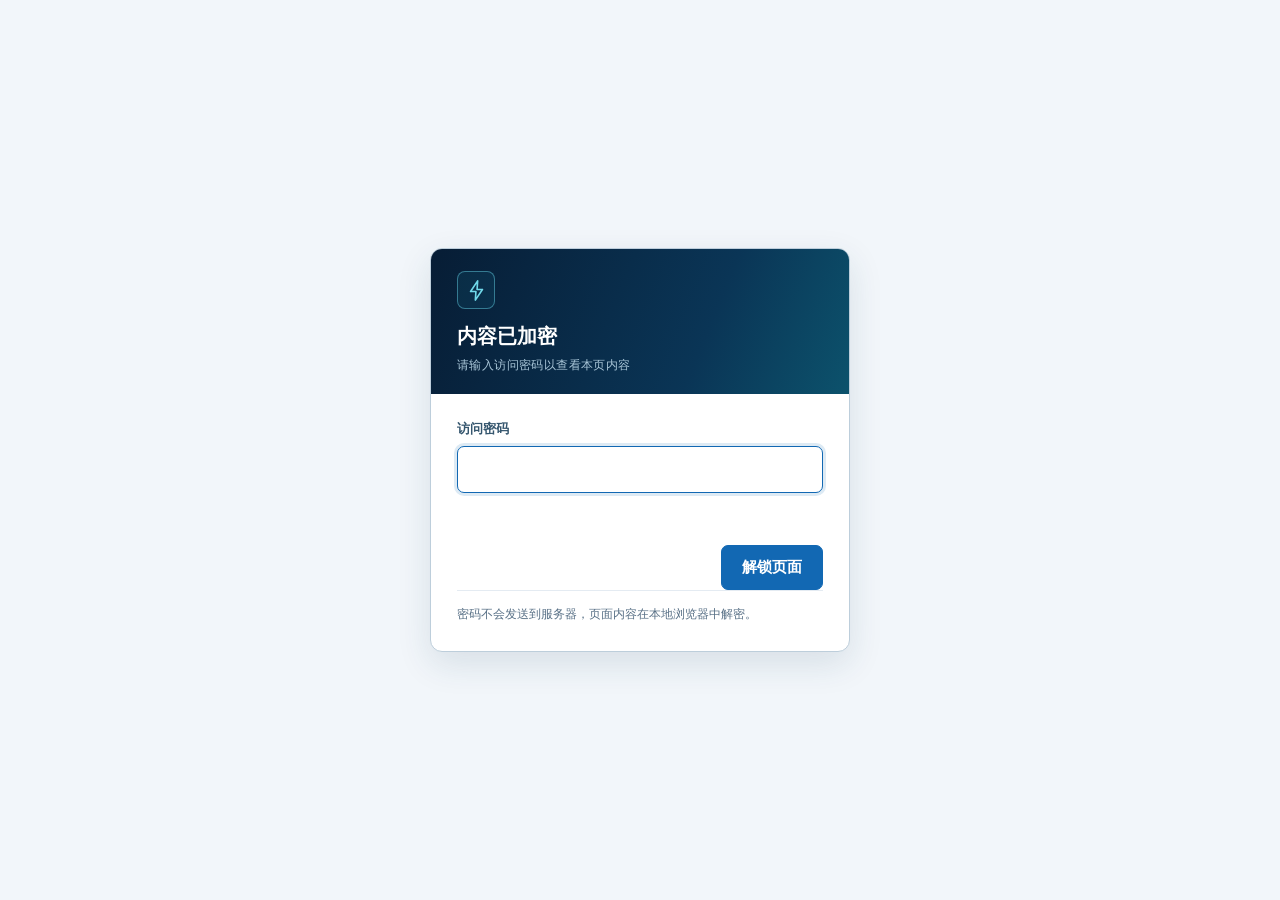
<file: index.html>
<!doctype html>
<html lang="zh-CN">
<head>
<meta charset="utf-8">
<meta name="viewport" content="width=device-width,initial-scale=1">
<meta name="robots" content="noindex,nofollow">
<title>受保护页面 · 电力系统继电保护原理虚拟仿真</title>
<link rel="stylesheet" href="assets/gate.css">
</head>
<body>
<main class="gate-shell">
  <header class="gate-header">
    <div class="gate-mark" aria-hidden="true">
      <svg width="23" height="23" viewBox="0 0 24 24" fill="none">
        <path d="M13.2 2 5.8 13h5.6L10.8 22l7.4-11h-5.6L13.2 2Z" stroke="currentColor" stroke-width="1.7" stroke-linejoin="round"/>
      </svg>
    </div>
    <h1 class="gate-title">内容已加密</h1>
    <p class="gate-subtitle">请输入访问密码以查看本页内容</p>
  </header>
  <form id="gate-form" class="gate-form" autocomplete="off">
    <label class="gate-field" for="gate-password">
      <span class="gate-label">访问密码</span>
      <input id="gate-password" class="gate-input" type="password" name="password" autocomplete="current-password" spellcheck="false" required>
    </label>
    <p id="gate-status" class="gate-status" role="status" aria-live="polite"></p>
    <div class="gate-actions">
      <button id="gate-submit" class="gate-submit" type="submit">解锁页面</button>
    </div>
    <p class="gate-note">密码不会发送到服务器，页面内容在本地浏览器中解密。</p>
  </form>
</main>
<script id="protected-data" type="application/json">{"v":1,"page":"index.html","iterations":600000,"salt":"s+V/8uhwkATXsM9Xyt5FTQ==","iv":"eseRsRO8ir1x6mN4","ciphertext":"O+HYACwHBK4pkTw+LyNUGVTKzy7TrDliLsMbzY11+b+ct+7aHIg0xZ+6ixzf7zRJNiE9n/LCxDy0laPd2URsPy12KcnT1Fvldb1w5+NAV5BfLHNlHQusspX/KCZE//03qaZgqpBqVsJs+blsoh4GoFsP3vzKdlCcBETsmMpJOYigiJbyt+mB2nRW2EwPo4iKcmFXmreWks7ZmkwSp7ho0uj+04LJuXFZwb6aXpWXP5cc3/5mTev6zZijbS9h/Y975euqRI8yJfIWVQQE3XkQg6C4LaU4twrKrNpc+6bU7qgK8Fk/DfSuUDnQ1++cxO0xBOsXycnizw2eLHSN8QiH8b7ogB3d8VtYiMYa4tBHenjSpuiaEwIQto4qqPUXXBbVJhrOp49m75ZdlB72FW2jWtvhrmOgTE4rMro6nnfqIruJHwOA/26kGVruh4TzwSXYmTUZMvarduqseVwpC7kQafpf3s1xrALPQUu1RDGLC5CtrwwtkpR93ZkPyqAGB5QJLLHj3J7I/ODLvQp77zq1dpAyqSWuBEGjgZNi5XEOm9DVlZtKqtHeq+RAbK2sv52IoDUckcxMNTplXXciTPjhyWTAFbvU8Kqlj2RVCgOoLUYrcfb44k8HCAkt2NOevcE4k6t9KAe1APdifXCUEKHHU13/zhTTqsD3PY6DJMC5FIQSWAb8H9qWVEdhXpyUCFUmTSz3XO/3tNY6FmytVWR8oSQSgUhko3DcRlrUWahbiP9EqN7gq4ECXgcjcM4VF0trjwb3fUm05tNM9h4/ygQrpD0W2EtR+D3QjzhD2jaDfpcHQA5Kq9ZQB2MPV+dye/d4q8Iimyy1JSFxBpKPpv60Y5M7O/lo10GbVALJepJAfXKd6xe4HzSKVxyoQ8sOxR9VMbPuERXKH0Ljn40gccf5QLjI3Tz6KSfYq9ZjgyYHFn/XaMr8vbQ2vAe4p1/stdt8YodkK3UF2DX9uPVyCg+OTGHmCpjQsEbz++tFmPZ0Hsz369c+51o8K/6ysFFQJ3wngTqA72rMoB2pEcw+5n0zY3MZeGcyiGUc8qF4xohpqdHerzJhTm3A3F2lXFY4/iSL2Kk9PdsccysS6rjEOsjT9ftkfD6eBqw8Y77ZM5CJOdkCoVPAjwJJAWYKCVtNleAsRTjAhnJBUw5D1dwMHnfLuoMG9+E4YejjmQU20GqHiAf4UM5pzUXzYMV8Gs8gfXQ7L+0fWrDfQeNzBU/L81yylJwIjcJQ4dgLYl61hFk4PVKBfl0FvoflaszFV1LOU/b4ZxApPKpNNKTcDBFVb/dIyBvoWGil12OGdfdJWQooqBH4hQ97V/sP7XhhJ0uxKk+dquJd93qKm/755hU3FAPZM0GXXuJmSxoWk/CQ0YxlRrA+QrPhdWKxjsOOfnyFhfofu733UtmZ2Da4ajRhrPUkQYjxeuAIF67oXHkJLupSmLfdJrskjBE5S6TzX939SdtbYI754PUZV9kCru9cVqDq0ABMhqdXk5KCbFJnW49DyC+nkSwcGQabw2zXp0g6H6HFJJyTz/xLAKbvVXXVQI0z9+0jEuMEO0o513gPEeA6OHg82xZIKLoTj4mmI1NDLDbqbUFiDvEN+NgYF601cXMxbuKrdLjwzhWz0hwbl1uXcnPJCl8+HubOMCIEdUaTgKGZ3ck8u24UEgVxDKK+H6oALvl0uOA0WjN9vBrFvmhOUSAfcJL3UZ2y2aZSkKM5w2co0bzdlfm3qm/s1PsPh5D4LCbsYNSKC2oHOf1mhZigi42jrXlWp7sh3g0N2UHTuVcdsoNUmeZpSBCJWxwXBf1NAysu95cn2ZwxwYgeGqsiViMTK5N2kWSnOk8WznwUnH/Kz6XAhCOgckYDHgGnema1ao8M0qW5bpcSHzyzENg778Lox4a98xJk9Bal+IbN04RmaZaErI3hcwVYZlYVxjKeevRFMbOdooEqBjOVX69zE0yRAdauJYOKnn8r0DQECrqijlzdPmonQSqLdUATAyHSMI0D4s/dEaXintT4WliBLdtqneV4xMQ4eaO3tGYS0meavE5yD4mShTZ3/Km53+5o6delGLytakIHVHzxl7bAuyDGU963kTCiAoF46d7VpyjLmaJ3elyzj38XA54foUakoOdI/ksf3pGN4ftskT7Q0GTBpG4jsxpYDBVRMl06wgqEkqav4401e3ehuCiAuvo/Nkzzeix/VxGPDB5HG+AnCajYbIRgc+agwgA7+VDvA6mOpCIbPmKRUB4ffhvI1ksWmZRfJbkOS28gmasM9dAuAr1d0T6SRSfmkSM1cv182zk0sT+wHpJrO1bICsfBUoVaeZyxajKJQ9EeYJWPIcMvja5kWCPJdJZTjVkggen/m/pLnlLt3vUrXoRsvuujLJol091gqhdDeu1DI1319sxuf7y+4f9CiWFwK2oIPfC7zdQ8LzpnX8KPMFWZfefOCqJrQk91Cma02+wdH8mofNTEeo2Q/izrlomQ9RkSDT/vINU7VTEgVc8s5htws9yXMn1wMvIjCLBEa4WR6r5eLKZSB20+i51Mu1aQNLIcTvP0/[base64]/jhxyH+eZTfUXnQjp/S2R1/zhXGxWX5rowz3AxcUsowby9sciWz3puTbyEjHIBPsZep3JPF4T/ann5y8NO7iZTqsiTn1/OuNqK40Pwi49JZQBcwLD/fNracny9YxfbLimdPUoaiqjp/t0yW1hcA/7XH6I/EH0LB5Un/LsXITHzTTn+ep+8eHhuGarGj/li6KUyrUQ9vkXYMNPBj+xEjtDMs9KZSenIQ0hco/7UqydK2MBqLUV1vDqESJRrBNXyxbsfUmHl5lKH3PP3vTjGIB60rJlZzg3zzPEXo9jWUHJarfqIftVO1QiuKvcqdw3oLIn+1rmyGyz7S0TdKBO3SN2KgmXIUNtzQ3doYifmDEtKbxU03JDJMD8CMGRd7uUkxfh9DahkC+/k8vMrUCdH6LNiEFwwyJx/uNJzOd4KkhaSlGyFQkcc+0u0LVr2RyBrXMmH12pqk/RdFfREXVAAoF+vocC/025haKCsuIxcXjlPeF3m6r0mLpibTDeyX97AVTe2UG0EPl/1Q9H9KkQ0GGF5GnRwH3X5dPF/uvztDWmuDeX47biuRHGa8xqDd0wadu+/jz3n/Nki22P88C6Lyon7o02ntfnrHbMCrUsXvIM5++e8kznQdpS11maGb3zY94kd1sUNiSk9PEYhMBEpxSp9p1avosNY0DVhhd8wFm8JVuUDsMb/WMqftwMQGOcsyq5YIrnSfh4xChoQgbglDYEtGjg1mR/C06RMkuNuFartnZCa+vr7GG1Xo/vGG0oXpS26TlL+T1IvUOqFzfR6TwgEegDV9ZHNmtg9FYbB8tHLeHiGablxBhGkX/3RMkLV9BGuZfLfu+OAzyIzSu0aP3R+qmnwn8GjmUDlvwu22FgJBLxZPEsUvteimdmFhlgwbN/hAmv6Yna+wcgiIfvVwg145xZNkoDME12EU78KdLPUp6977qC/zMgn15zcVoZQB1io2JIqMGirGn39AFQ9JW4uuIm74DeVxguEdHfxUN3j9VAH+zx0TrkE6mM5c0ivFWhesPHb1c9XnZenfpwfphH841ExIlrGTQk84uktVYGH+Agy0c85QPFsJW+IrNuo2Z0O3eCreNrEPExNXmmL9Au2x/GLGhldZ6rHAaHH8BLgJ8oqq6cvhreKYB9nagfAWHQHdFi5GRGJtX+fmfcaivJ7CKttGY1DCcTc/dxP89McWs6bmtvy50ukb2N+SUN0rz5/[base64]/oeq1YV48ysFmzmhRFE3GEPEB+XJH8XELEu1Q8vGaZyhDGNpFG93pGIodXLY4P04+LoW92hVhS1tNuSjJnfK/[base64]/x+8CHtj46/Dls3aL6xHdCrT4GcK8CasVJEvV3AcBY+8+x+K2FkU+fbua7tT/[base64]/[base64]/RPK80Pft0n6/Khk0aI/E8ZKCkdZFMpv3Vc89BdmJFYaKJfREW2vxj63fsKFfa68kmjA5AFuI77/Fs/D8sk4ltLMV2Re8U7+3ovda/[base64]/sgcof5Y4hRZVUIoLZfmf5O7H2X8n0hujgC+so0Rxpi1iSuiDbZ0YAbzmKXb+ZFWKypA1GkjepXos80is+Iw5JaXXu+xVs2LP7GksWjjfQndA/WBeoRIasbAkpCqbbVt8avvPX48WRtt9UcWLecQm+NqqaeI1kGaY44/Lx8pDBzw+PTKVo3LG47RJohbgb5gRyTlDJFBNgx/WKA0nbZ35BkZd6i9XTRcdvWHqrXCigONxsj3W2LySZOw6OjHTnVix4y8uZGrL5fpT5dD6deAU2JRfmCB4ALQcLGtHaYQkJmPvgI3VYp7YBc1Dy8/2WNBoADqTUzEr5V+EbixZeUBNEryBAKopyvI9KCruh/iynjkUH0fkcxhDRqNmkRjrmIvLBBqzA/4li5iZyvAe0zqbEOt4RfK07w0dujR9KZt6zRexKHHiK711pJ1Nke0tmPN2Ba1EcXKiInNxjhnR6ugGh6gjRYtJTkZIntq6gt2hA+jRwGwfnRDMQWVpbOAJywo3UQAHGL4s/Fk2yHuHkHD1+IvXkESct/FtHlQmk55RD6xdpvpb1nClgsLQttAKmyWfn5gss/Op+OJGxvlABVLcEP5FRXnPDaJ0AGJQY8+cOnGc5EjY8OQcB8dkZ0qLwe2WHSPih3sgihxqC5ckz6ByD6qXXwDGxkPW4kqRuFo6OcfRprXc/bDoQ2RpOed7zgYmbmMBI+4GJN92LZ8EaVDl2wF2X1DlItdqUwVghMh/TSiZw3FawcJrGS2QPJGm3OxmExDKhuaYQcwV9Fs8Q0h27DlbwL3Ow1UAkqbegG2g+TjOF0qboeftjqwthRTE6rnlmi22SThW8+V8Xg72V1kV025CKMZQvT8GNv6EKG50drB3H2xt4UgFoMxxcxyRAYkjqm/8i0ZSLP3CUhb40TyXRL5MOUeAFPDt8gMZKx/ZwKAefp7OEYCK6zOgaMkFuba8NEiYf1P9Rve8RwP7rW0XCqPRFWI5BhKjqcNd1ga0PkuF8yUj7g0OxDupZ0NGBAAeX/AkBlnuu9kzUydfwcAqEz2KnCzhm8rhBXAG+Dv/iqt8hoHXgG85NITxOQcwd2RkGmcAvsum+nUvUqcq43oTgjK3lisB1K+mzMLGMUx8WczzmKvKHR5GiZqudmixyTks/6LOCRHQmB6OVa1yKURDzY92jLGaC245wj8Xph1E4uX6r6pnWepxnXBNg0t61mk9ai9ah2yP/cohsw2Dmcps/BXw6q54Gd24Z/7Giz0MQNSAuS+F4RUMmQNZQ8VJQkRaorVUtcWRHKtTXNF/5tfE7KMeD/k+LtEl54+Oe/2ZEUm4SMskJI3BTPNzfJn2VBXsIFlRdx6XYUPhUbo6tk9E7GMdnYrTpkXu4VC2mHqD1EKaqBUjt9O3WWphu2puS5XEEvvRN1bcGwKdM2Z7ndu20+6F2GmPTO43fDchLB0iBJ97CvJLxZVVUfV1YBCgTgj/gwBsycQPaffLfeMzC6kS1Ipx5H1KqomQ2O9/qh7zeLvgedbPAcRnhtJ1Z6tNOXQIyl7rHwYjLckBmPLXMrvSbcIBSLMNIdS6jjAtjcQvfodJQH639BvNhTvRAry1aZpbaJl8tEKQYj3GyJFD2dc7u/JkLNukrQci0sPOB2LlFM+jWMXS2B4YqYeQZhwxUjFSmKvH1cJE8XYVZ+P3LbtWUYQK542V9adXGKlSB+vOppTJPvyz8d8XMYms8YFqh+p8TSz26ARThNZTIEG6V1KNP60P/KZOAeNDBcXVxovKAB6K0cUDyfYCWuWqU69ie6WhSUK/fAcP0KUmP0vs5a9d68xrtZp4ezoWtOvSfCk38OmbarrhYf1FVXOLgLMDjoq/OSH+yf4tr7ah75maaF94nOU6wZCKqPrWkSbXEc3sn1gVeeVuRyqcJG+5W0mDHax3Zz01U+ft0jIsqZSkbTWMN1U/[base64]/eMDrvlysOurPqkqmhFFbwEN0de+xzUjH1he82b4tcwBQUrR6fFX1EZjnHZ/gwthTgsJ7COmCG0vCWlCscFmp5Hftf1RZbJCfW+dSO+TmlrWR1fEx6LTVQXVD/MykrW3EDd7JeMPlpq4AGkuf5UPFrQCfTpdqryLwFlQV1+G4/jLrDDDI73C7xgLZc/O5/CXANGP6H9cMYr/5Ro3xfxxD28/FyuZvIgCl8oX5lw1lMHJIS3xKcyFGrd8lIvBnO00mJrgLWQlz2WPeg7v7DPYl1Az8C/2Gd4RFwSqH+iYVOk1ic+rpzPWuIfbxpusmkm47vP3FDzdYREK6bvm84Wn/[base64]/hvjkS3i/+xgXKeQfGOVuVPDd2UbhscNOG29lgdeOiHTV7PBMI86fxSeOWp3s77QZVoFSN44ZX8rt5BdO3yhLsJDlC2DdIYxVG7XdpJQcB9uJzmuUUU1ctfrw+jHpj9FXCUjLlnhm3jD/W0b9trRlfNzxUQLJz4pJtdfzPkK9agEJ2H4iBuPLeGnqpVv8Z8knfbsuG/G9nGkMUbWQPkpXOLnJpsLt61ra1iWyj9owpZgciB88pvxsOMaoto97UkTboQCuN3PoecJxjGDfd0LkjAj4wHC630maUp6oQp04QD4s8KGyTh578jU17qcCzW6uhOb0hbIi+2AJEEDgBCW8twe6b/vveFHot42fi0NOl/f5pgDdIH2Iz/spmFoVnz1j7Xo0BI9u/oT5Yh02dyy9MCo7gqiuIEY1y7nfeSCP1IxEappVos/L1reI2elTTTLcnuPneT8hwtiVrr9ptZL4aU83pR8blm1n/[base64]/5JTro7/wufwmxFXy0QkAxiEw+UWKhPnRYqShc9qBT4V6KDYvv/gYNhLH2sdDCxu/XOAR2NCackFhMdz9OofUkuRoHPkRP+oG2ZvGM6C+run6JzLe8eaq0SDQQpYBmVXHyG6ClPTgVv14sObDtk5W2hpM1pChdLc58pizqt9Re3hF/[base64]/3LNtl3ORMMzz0tkZSUbV0vP5o58tYv5ilAt2w5K43HDkcAf7GYauCMaywUbRQw6yl0pFLGgUsM3Tzz160oexPEguAIiacLecUjab2dQaBfK92Bc3neVOWR8Bwubk5d/zqLxpHk/4w9QQCmHcH691OnHgbJRJSpWgpl5KoQ0qz08ccNI6TbBd/6/AjeG5deehmg3oz31UwmfStsXFYf39DYxcN792cpsZUJqFxVZDVuTj5eVeOJWzTmrCdYySq3mXWhPs05vj1IOu/9+2ifRkU0GlzgJbR3YBfRSJNxbcE+ObqboiKkakB+h67Y/5D6Z0O1kRa6IwZDpFJ7mA6xz38PNvmTt/OIZ2+EeNo20FbjYxOjPqT5qqqQ1xijEHFcBhfuLvhfol3oSjXms1YayxooguECnZ0txnIGliAd9Udg1nZA7lM1nHjPEaaNQaEiWw8YAFUAq4XPM573CdplaKN5rjmLnsyq2Gq9TaccjMA1Oj/Wn96TPf24067gX2kb5WrQ4wXmlbssavnXyve3T0dU4Iv8KhWSUL6AFU8kCWsLyapalh6PwVkSZ8tc5x63ROZwnG/dpjTXJY+SL9o09eY2ysCojoVr1ZudYyZLlnYCnkWAW5GACVdZyqLyP0/pYRsEk2M+jwZ5EBMgUDKygbsZwBz2mZFj0vD2NfsFXgFMVLsyFmu5PsxN4pAABWMie+5rLSUb7HTixhoRbOKHQKZBz/AC9TL1fBGi9wOr0u1N3IOXLS8gycyfxck48q9fTXcC1EJF1PMRQjRsaTtsWhElZZ9Kgoii3SO0me0CD2iVsJy4TN7cajb/drlPA0QM6szT4EtnL/tQ6ud74ruZvokv1QWWZ29VQ3dzaFjjRnJTsdYED4XfVrkuMKGLWNiFP+ZB12+0iYASB8GEHfpCpyyawjswimI/uAVNV+pGr0+9HiP5lBL6Q51yIWys/I7GAu8avGZyzT5rJqWP3EGY8vum/HsdoZBbVeE1XvDzBklINkDNh3SIfLmD6FxVhH/iCz/Hhc50TkxH1evBKcYu+4Xu/bVdc3TEmvss+WGwaf49w0hEIfJGAggQ/vtrgOyKyhxs0oqrmGrYkpDK+jFCY4RWh7A6LhUP/qCVhTwCUyZAM/rslYkEtQAvJohl9Kjso0RqmiLqfnzMFt3ArnfCckR/gL6HCKe4r1y108R/8tmLNFfmvuU/Ud9mKFRpgjkkXLf6TRjQXqCy62AGCU+Hp8RgrHDYFkGTWmJEAtwuT8Nr/Isj8y2+ab2ZBZ0T/wdyLmbZKbBr0mmB6e6ZrUIHUXg9Mq88vOKoYHSn9bCMXoCYG0QO3kXnuEguPoGJMj67trghMTFQX580i7VIdDZVOadE1v2SjUZmd9XlpLk9tBqmKI4gWkO82XSfCK+J1IPiRYwOw5bxwiHSIqflUOTOF/yUosuiDK6wxB47kIcE2USxXVpWdrcqweMQLSs3ueaNchgmR3pOtWBM1VLUf0trtUcmpQZ28mvj5KWmHv1lVLM+/6CMwToaFT+AeX8JcSrkFt53h3NRITkzb84O1SXbwerqNGUrcP3DqOMgloL8+6c9r1nwBBmp24DXUSo9FUPUED+du74HTLM+Sq8CKMhGVf212eZbDgTplRhdkNW0e23ZZdnNLgU4w8obIwf7h9Siawq8X/s/ZHEJYE/A9pN1k+iXii1KzzGI2InPbGkB95W1FnVX1Dl5oPChiBmLBy8SHoXAlGB7gHT28fpnZwhHz/qeaSEFGDV3R5gHwScuvAkwRXeEiBfxhc/IPGDqueFCjfOI5sHZF8KOYxEzkaQNUAsgaGIOI4C1eoEkz6aPNJfbucSClUPb3UGQNHrgoeVsullvwOjUKDUFO49BhOvM6cQ2gyU6646f7b99RNHvt+lrKPG5MFjxlqjJA8aIFsAWHIcG9nnHYr4/+BArEdGj48SIAtToeQy6jMGT1jh9Ef3WyhlONGSEDTixuezysVCfRz+jescXnEcK5sU/zuWzeJteWp8mNitZpCJ0DRb2h1psrGIU5oeYH9HXQfkWvvKc/mG2n2xPIrxXrwAo5HvEHeHqAnbc9HCefJFP2BE/e/XPeP0EF7+Q/D1k9CQUdiGULbHPk8kys/tJUf0013SfU1+HEghpW9UDFdHwaPlR1SmfbQaDxjfJn+Vi/dU3HwlXbikjup936V+SY5O4+3niAjuT2DljO40S0t4KuieHZSoVpJxE8Prf4TOWp6wUAwywYwcShKLdzZI2ciPcNDS/+BuEIP+DDNFIGfaqy3RgCtXAG7bsbdBXgThlv9l7+J0IqTjHwDSkblv6JZqOkyQyxI+KW1cBQUpxaEx/+i2/5gsFca5ndGMItxJJl57dLowby8aF5SPrDBL28IWpXBWl1V8wfmNc2vZhrR1A/5H5YRqkszKosIye0E4RDyGXSgwsR3gAvUXFoupxK6o1Fr8S8enzJeCveIw3gpPWiOfDErZ67dqW83cAdjz3Fbni8pd2OA9tFGBw/cvsFDZfCT6IywA10aglilp83VpO/B6KKTELpa7j4NvZj2sADYfLyebi2uDpV/8NKwgDj7WLFv39Abg5V9F2Q/dAH/KIXQENRLp0mOZLdbvxsBB8bY0DESXJ94YFKtvoB8XQotA17XZ5I6xBihVThetVNRqklJjbe0aCbl/BvnZ/WYqvJfmj4mIh/5xrJUL55ga/iBB0lOZtqGDmjD6qpHeV2+c91UdhklmViEjr5iew0nbfQKB9pFQOZTaF2Z3ksQJXhTuAcl+ZVZp58+Vx4xQ91bXlstUUGOg2w10oXRpoLDrAJOA8gmYHGbOtxSJ69iLwYblh07oBuU2A5fGbBE/9gLi/Eyx5TUPYhcsMfelt22ydya3xDuVQrhPfAE2DdIDqOFe8aSqV8FY0uI6de/KFph8J3eyqAyGj2Vj0KlWc13l4Jo6x9H9cuQw9AqIBI412jF88AZghE1Eee7w/kXviF47NIXDH98fmI8NLQtUpM4L4DZl0ah6Wnj5z+T7hgIGeH2yduhR0oTr4G7cJIFg0RNuaJPg1Z6vkpRZ4thV5sH3pAmyW30MopnX3f/t6VJQiUk5wAQZUS69Bq2VPobzKd3tROu0xh74xsqBtHPRSKjCXJPGAgx8E829Y2V5ueQJvl7941mHP11AekrTsGOyUCyVnKtX5Lb42OJxvzbs7qa5YqrxKq6jLp1Dlnm1wGN2REgDWfHlJ4oNcJjvRtMfdD4pTNg2CQZSrL6plbj1ufZ7XBe0ToQfI7/0Ti3xFILG947BWzbkFqyFiwgcD8upsdok2VOCutsewM7D1ZgHMIip9Fmv32a3WgI4Kx193w9N5gFFUQd8cJiFf/9aCZm3g9lKClW8RSFzhjMY5GSAkO1koDqcIMN+7DlAeUXejNHTaSRCd5bE1PE7pAX9FL4pBp6Bl69W4tof9iP4rlc7gj2shCPpZK4oSIxq2rSXq+u3SxlJJBuC8bsJP2pnyJoWyWrvQxuxPmKhX1nJ80OlSUHrPgoscRoV7/UVDCXf/pXoJNxIqifp/0XbpdOviavhFaAXh3BFpJMgdWK1qvFc51A0fy1aKJ4L+6Zy3RsW9kUh5LqHo/UVem9k5aby62ABqN4WmQrJbndNcHjySWeTHPHPEPrYrBPv8xeGYEQ2kLgBMS/85KqBAV2Lof2nFjx7yblLvVir14zS+zL96ZmOn2JMmux4SV2QIRCF5Wtn9GOEThdbr+zCzLz5MDeS8i/ZZtfi67YELL8aLSuj+GnBloC73mnDS17LxZT929TXYIsJ5Dx4UxqoCMNrohS2nrEGoTFW9AZLyHEFXzPCekKzjlwFDVoEHGwGM7qWYugs6R1xa5/RRJY4cIZgB6k28vLUP+6AJzptUjpDTnml534F0biQQifR63J+t0qfrYOtQxeQCJLD2Qj6d3tG9WcPLZ6xX+nWJTpm6U3SXE2kdCe/r20MvFl9ISYUSJqyEyc309F58dpGM/EtWNj2mDgUdvr59MVpCt/J/+dJpPx7mLdVMpKRYDZKLg4TaotjR7SF7vKpJOwl8AEdA/2W1+b8P9qjHF0ThPzRpGeMI6xscvHRg4N/U/rlPcofxPJ+Dm6j+6lRkyp9C8kd/ayz7HKW40GI7q7XcsFEVmRL9LrBs/fZNsvvCHlXdIkxokThruMiO+lZqfXB2WMhARSkpLRBBtvnPIq0Qr9aQT5E6HWvAknsynF2rgYEW80se4IlC8taWRH6e5asUOG7VRFqVihojrWdgVpN6SLGambTzDbcCwRSFTir7sKfXFDX81lUJZvHXCY8RwOLRfJ35iNOzfkTYfQ0aLNJPnda/9yDcTBuml1/8XcCvPqsZqU0mD0Qc4aht5ofef+q31Ey/Vtm8vdOk6UykxR+/5UNlj/KtWRkDTGhN44UW7XuoD+9IQl2LcAcRCn0pNHfoo9oYpOVyF4RCML7/ah12z3HnB2xZEfXjLdzItRfuIgglriMhy/xoIzK8aIho/As6oAnY4XlxobPq3fDqt5QkEvCaWKUtts3TNFivlJa2dkA0zk6qDssXqDbNgNU4SJKh2ZcztNFJwz0BPpJ4c3Ftywk0BuXixb330tn/XhOt4AhZu0eVTHBiVqkKLgf4C0aFHXpVTIzBA+sc6G9AyftNyNwGMB8q/b2Kw03/qULKdM2xGCTdWRr3nJtKtIw3SVmuWVGChdR9PrbSMFl68NMeBcMNhalq8IdIuxgh1okKrp47WYlFYe0DCiiCc4Ne5UT/E5OyniJxwck/AK13evrntwTN90Ly4WZfjvJyMnLA+kbcZdFtnEVSnsmh3qGnUH96lpnTkpoKUSgb7Wx+jKfFuPnHxmV9soiwAcd3UMeeA5uGiZM2zCMgGLrqxQN8BlTrjzAX2ZJLuKKR9sFKwNgT5DnREHJGaGy9GkNHUT64cus/+EfRNcyaOVN8Ix0B2VB3GtKOUDqxDkInrppYsOLDrdkJOarVL1KRADmxIYDQq3DiGXK76Tzlv1iA0cjW9ppspof9C1NWmkaECeuSFU1M+8n0I1ybS8H5h8HCIgEF9gj1+El/8DXgo/m8+M5xupGTElPqlbbONjGRsyizIXsF7RrL6NpUdKi2pzzXLr1UBc/Z2k8LRJdlU6sF7WdSlsgdUKU4aHVIw6/bKBNCSwIVJqNzTtMpgGDyx+Ym2irmOFszIqmp1/+jXIYcA+IV23uLBUfmu7rb+F+FHE2I68zsNfqo88i6XBV2d9DzscA9ShWl+s7mGxYLiclw4fpc/Za7QnroWMTWcE+OvpmDfvfmwoxU8VS1SVm/yTUTp03bTKDRl9C9/zycVACTJkckr9M3J2M4FCvu262ki1/HvtX84dcCyypwK4GhiM0um+5pkPjLgLy2SUEhWp/AWxmGZR16Gs94c9i6BVL96ceyPbQjKN59Rg1SJdq0kKTl/4FOP/ucPHFyF0GPN2oKEpV5+UN0kgXZdCLdXZ6xrvUzzT71x09FocUOh6RIM/n3Aa4zT9u5tmSY5VnrOHk3K4/dERy0ShqzbtWc1X+3wUD/XJvEH/2D93TW/O0j734KF7WLUYR4bo05bFKNsc0ZplppN/9CUYRWhM5q7E2U6mIhkpnWRmFN7SJzHfqVPPWd0GssSEJHJ1gjj5Xk9AQV3uhNkhzhsRIUyTEzWqC3zpL1vylREYTejcnICAin3P9HxdDRP+w2p3yq7gUKXFeEm1mp3uCZL7pLjeKRsm5W9HIVWbYWQQNZEBUmcYiJmsA/b7aRhcplUOMgapAIPKOfVKxKpsTUCozAtL3aMbu2WrcbYsrUuRN79a1+Im+O1s4Ig5vs773EtBJfcnt+8rq3YxJSyJOLBLxK3ijouLj/j9LhhtpmcZYWZcc1Jf8PlEHYw4CzlCxnC8MyCfpEE9+cekpq/ryjqa9sXzP3BBZWJxAMxYw9VLg70eJSSgvBos8POVgWm7VhSMbvvfAhP8KTiGEANMaJhXa+7UsGYtp/ljvj6fA5gYk0WZKxZt9r0E7KWv8s3Dh5hevugwyVLMdm04tEqYXfge8i/yOnxC9cCTP3O3pLy/yxd9e7fRHjVk/[base64]/g5kUv93T0A+D2T++fFtBPNdEsMinMLqCaDgXay2tUO6j4LQXEXUpR634Lva//A8ceoVds48sJwnCvMx2hDjdNUO+LOT9GNmX/zwGGhMfVNsrwc8V2I+RsdFiaAJpsy5iwPhiXnuX5Ck3VFNLgsb9bf7af6CJi2ozyh4z1qFCRsoWtwGDLM+0eLToTpjEp9LumFefPVr85KI8UoYM/5IaJILp2ZjU931TGSXOXfM44h8fsnaAx2l5biD+g6sNCvbHTTZrcq+WKL7yY419q1rwLpDPRWXHXOJB0YUT569XPUUudpK0XeumDOY7oS756zK9f3sTo8EA0vwZ5S1Z58Bu1ceqVo5AEMiwxU/jN4xWEZIdn+3EoL2aSkzgR3Vr7UgFAThb9paYT48sWK4c9Jlrr2ccm8OkmPmpzE9dsNTRVQ+1qvApj5Oh0uaZIXPfdWfHRNo8knftYmSF48X6+S/rDoThG7oQTu93OY2aeinwVTtu5QXxCK8IBkj0XirCdS55emtBN24RktI4WEVuwSejTlTvhXUzGh7IWhN2zJ2xbwHPDcLBX977O9FUPhnf7vGfGVm6QPSR+8NNOz4AYTyJ2+7pp4BHWHkoy8/HbIpwhnDZTIq/0gPnEZ22dfk5pXwYmI5WruwwKJ3AyiudQJjvxK2/m4/lduBKYJIgTllUVcAeeFQGmq1yV74Ab0TZrlTxM1a0Q9fj0d3/sSQ3SKfIBTbkRI0YV/kCXcSOnCL04WousVX1oda9UQnhjSrkfgLW0jWDa2LJJcQS/Ejm5AQjySGTYtgar7r0fi3j6ewRqSBZ3fo6Sp//J/HMT6fmmCu3Tm7Ej5xEoaNtBA64hhg0WkEEOPB30kMImFbgALLIw5rZwNv/w1RHypmoU6L507MHj6Nf65hVNykz7f5KRNOsQnrJYMrmOSWy/y5qTuRrabNZFdFn6t5ngghu/3AeN0n4WMqRCunHIjMLpCuG1DqTcc7gZAj9uCtMO20Kt/QECZaMfPWVDhdw6TUY/CaGaFB1ZqFZ+QKqWxdvyKWIUj3QcpDL7nXWN6RYVVBkEmYxG/V/dWRF5euVWmYOSrLBDXp2dVbTmEV5uZ8SdhYtcYHFSNWg3KEWvPkl9IoTNZpew+wcWyDJ3qBDumV+l8+ynOh94Qysrol81ljyBzMnWC6kBRuNiHg5dqEY81Nh0LTfmXwiYXcz24T6ThyrTUp/oqjgbp9Tj5i8YefkQYw4a9AevkIFymbKNW8EATQxWPNfYJKYTO+vD+deHDMG6HwZA9jE9Wfflpl2TZIDd2m3fNUQXvHOwddNl+6RsEJ9DTau3GJX+21Od7U+pwvYdDZCUg2fBUZ0qPg/2E2rJmp/Tpdxyt7MWF204yo0RgBAyEB2PHgCnizDADfP0afBEU0rz0bE00ouvKHvjRY6hl+Fcx5H8Lbi7oqbywMJx/UFta0G+sujyMcKxXia5Ts704eR3gu7Wh41ejJ9GkKEvjfW3ePZN0KsUQX3eqAZeNuJyrhD3XN53tfm//46u88Kb8Q7TjoFVJXO6SMBj2cyTIXx9Vv9P7QwBd12CxGX///bk5Un6iQzvqlNTTFdIx17SmGarY33J+a1qYhvc0XeaHx8mOMYTza8JZk628i8a4JF3hBgKgFliVA/K7NzMWpfnPnAc+MpUaOWZOAub9Zc/X7/xkRPuYi/[base64]/Kb9W11MjTPhIbrplCEj8BeS2cCvP8E1USXsKkqaEXEwYstKxVa5hiIi2smpRaJiLNM6bZrqj+2HrU9fP49QHnLRTKO77YH5FQ5IJeXPnj+XpT6SMPuroI0p5slfoK0fjcWyS0ARTGweRg6NArj1sDwaDWE1gjfTW5O/fcIqq8yKoz1T+LeNNvITTEkbHa812dQKSjiyPFv2NUbOWw8zRpFo+zWRa8GIoJRA3DbdB5jWTZrbrPQCuKrr1NfLL+DTgcsxacm7hy1j7Zyu2zd5yxTVLc8NgRvwvjxiETFde/+bBzqRROTt+/ofQRBlOzv+gF7thMs2EwTItlvC1KI+6XSWgOpQl69i//mddYU+1NIZFB6vVd5hSzuIw+ihQfXN37BvEWyrvJjtp49Pk+TsvtNJ2hsJBDnp90toUtHHJuWmhAQEZKS5mVVyuHPwjMm9Fk2agjaHunvrSP45rTa5lIOUEEThQ01ZOv9f9mhBgTCvM0gondQpjUIlHpOX62UayKtOVrzVqyZXU5bgK15DOruIw/lYWkdfr5NzoUzOKcm9/O9wXbQKU+7GEgKGKmRykf0D+XqWh3dnL0rUB65VMF6au8VYle0q8jSlRUIZoEI1/6dCN/uiuOlBnarro1bvHEndjgCNjVsBa1JEFOsSbMenDzt/Fn+ocPmOotYV9xvAXdp/f67H046LFKFvZiskslirexJKlamo3yrse4JaDV8dN1WXvlg2qly5rDbHQX2HEKDYxFb9fQeSsqbtrrj69VcQxjj/ER2IQrHrFIR+vosE8URrKb1jdshh9ow3WUOhJkkAv8rJICWLaKE4QMNLQMlcz/nn/Vo7NTdUTSo3gLZXDfJfFXrHqzqHI5NO/85tCXe5Z5Z0MGEIa0KUdrUfNWGR+RWtq9y6Y5akIxQ9rUrBxntRi5dv0B2cTVJxtP90K9gs62NmgFBto3mApqX9Dg7JKNhQwncIK2pEwrkF8/p9pBH31Vh5DVXSDzidY5cr2saP59GxxGc1ur/[base64]/iNsrm1OcjPRazo/IQxp3wbNr6wsv+nMeZRHV/mm5i36aYIxsVce6DHpkIH2M6Q+EAM4l71uQd8Pz73F0RnQW95uq6jat2BVKYgcBXJ9oorNOtGx3vqEnVVcowTobXtjt1pWch3/02kee9IWpQs57QwYUFjssd+vDJbkZ3LA/[base64]"}</script>
<script src="assets/protect.js" defer></script>
</body>
</html>
</file>
<file: assets/gate.css>
:root {
  color-scheme: light;
  --gate-bg: #f2f6fa;
  --gate-panel: #ffffff;
  --gate-ink: #172b3f;
  --gate-muted: #587086;
  --gate-primary: #1268b3;
  --gate-primary-hover: #0d599c;
  --gate-border: #bdcedb;
  --gate-error: #b42318;
  --gate-error-bg: #fff2f0;
}

* {
  box-sizing: border-box;
}

html,
body {
  height: 100%;
}

body {
  margin: 0;
  display: grid;
  place-items: center;
  padding: 24px;
  background: var(--gate-bg);
  color: var(--gate-ink);
  font-family: "Microsoft YaHei", "PingFang SC", "Segoe UI", sans-serif;
  font-size: 15px;
  line-height: 1.65;
}

.gate-shell {
  width: min(420px, 100%);
  background: var(--gate-panel);
  border: 1px solid var(--gate-border);
  border-radius: 12px;
  box-shadow: 0 12px 34px rgba(21, 63, 92, 0.12);
  overflow: hidden;
}

.gate-header {
  padding: 22px 26px 18px;
  background: linear-gradient(112deg, #071d35, #0a3556 65%, #0c526c);
  color: #fff;
}

.gate-mark {
  display: grid;
  place-items: center;
  width: 38px;
  height: 38px;
  margin-bottom: 14px;
  border: 1px solid rgba(105, 216, 235, 0.45);
  border-radius: 8px;
  color: #70d8e9;
  background: rgba(40, 181, 205, 0.09);
}

.gate-title {
  margin: 0;
  font-size: 20px;
  font-weight: 600;
  line-height: 1.35;
}

.gate-subtitle {
  margin: 6px 0 0;
  color: #a9c6d8;
  font-size: 12px;
  letter-spacing: 0.4px;
}

.gate-form {
  padding: 24px 26px 26px;
}

.gate-field {
  display: grid;
  gap: 7px;
  margin-bottom: 16px;
}

.gate-label {
  font-size: 13px;
  font-weight: 600;
  color: #35566e;
}

.gate-input {
  width: 100%;
  padding: 10px 12px;
  border: 1px solid var(--gate-border);
  border-radius: 7px;
  color: var(--gate-ink);
  background: #fff;
  font: inherit;
  outline: none;
  transition: border-color 0.15s, box-shadow 0.15s;
}

.gate-input:focus {
  border-color: var(--gate-primary);
  box-shadow: 0 0 0 3px rgba(18, 104, 179, 0.14);
}

.gate-actions {
  display: flex;
  justify-content: flex-end;
  gap: 10px;
}

.gate-submit {
  padding: 9px 20px;
  border: 1px solid var(--gate-primary);
  border-radius: 7px;
  background: var(--gate-primary);
  color: #fff;
  font: inherit;
  font-weight: 600;
  cursor: pointer;
  transition: background 0.15s, border-color 0.15s, transform 0.15s;
}

.gate-submit:hover {
  background: var(--gate-primary-hover);
  border-color: var(--gate-primary-hover);
}

.gate-submit:active {
  transform: translateY(1px);
}

.gate-submit:focus-visible {
  outline: 3px solid rgba(24, 169, 199, 0.32);
  outline-offset: 2px;
}

.gate-submit[disabled] {
  opacity: 0.6;
  cursor: default;
  transform: none;
}

.gate-status {
  min-height: 22px;
  margin: 0 0 14px;
  color: var(--gate-muted);
  font-size: 13px;
}

.gate-error {
  color: var(--gate-error);
}

.gate-note {
  margin: 0;
  padding-top: 14px;
  border-top: 1px solid #e4ebf2;
  color: var(--gate-muted);
  font-size: 12px;
}

@media (max-width: 480px) {
  body {
    padding: 16px;
  }

  .gate-header,
  .gate-form {
    padding-left: 20px;
    padding-right: 20px;
  }

  .gate-title {
    font-size: 18px;
  }
}
</file>
